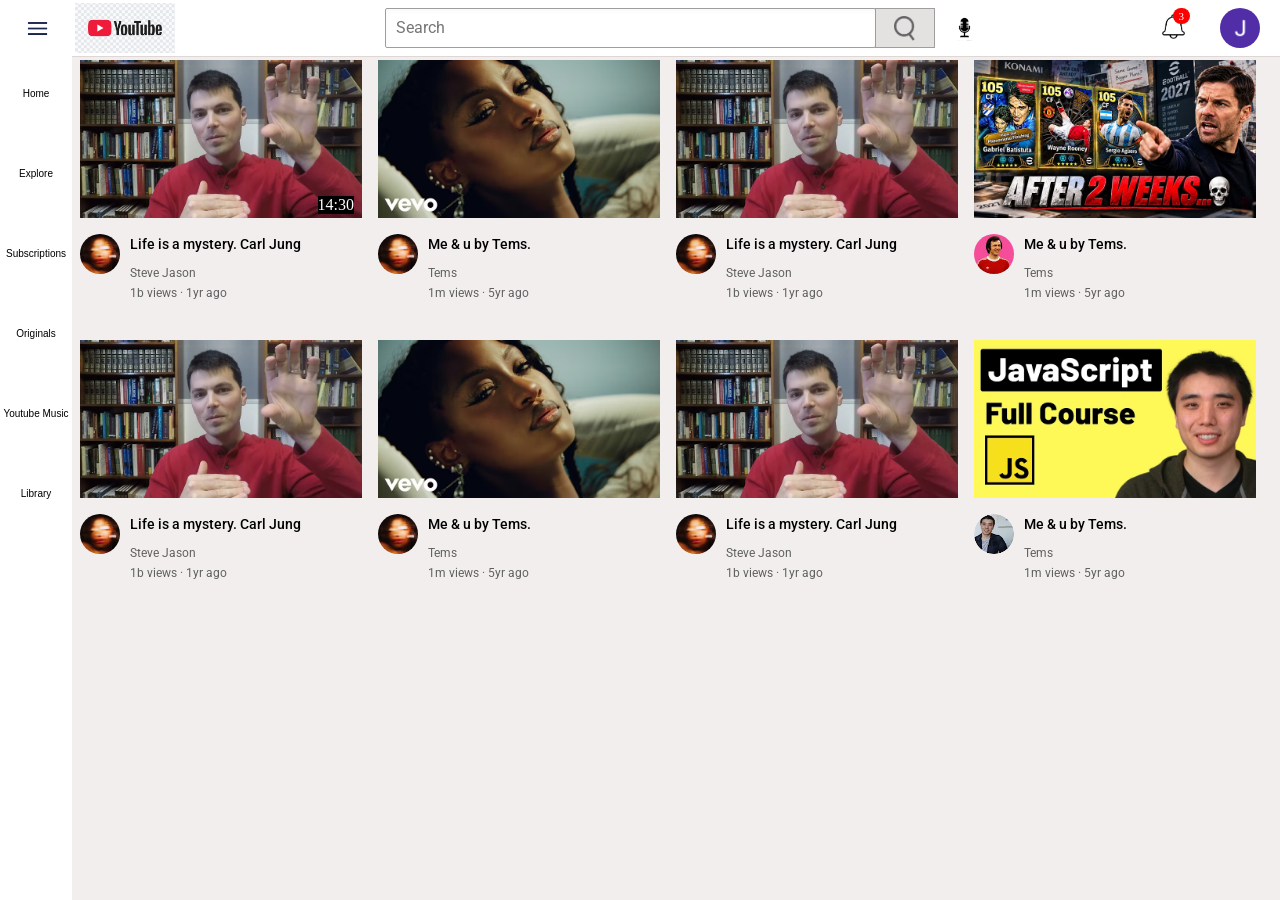
<file: index.html>
<!DOCTYPE html>
<html>
    <head>
        <title>Youtube.com Clone</title> 
        <link rel="stylesheet" href="styles yt/general.css">
         <link rel="stylesheet" href="styles yt/header.css">
          <link rel="stylesheet" href="styles yt/video.css">
           <link rel="stylesheet" href="styles yt/sidebar.css">


        <link rel="preconnect" href="https://fonts.googleapis.com">
<link rel="preconnect" href="https://fonts.gstatic.com" crossorigin>
<link href="https://fonts.googleapis.com/css2?family=Roboto:ital,wght@0,100..900;1,100..900&display=swap" rel="stylesheet">
    </head>
        <body>

            <div class="header">
                <div class="left-section"><img class="hamburger-menu" src="icons yt/download.png">
               <img  class="yt-logo" src="icons yt/youtube-logo-png-svg.webp"> 
            </div>

            <div class="sidebar">
                <div class="sidebar-link">Home</div>
                <div class="sidebar-link">Explore</div>
                <div class="sidebar-link">Subscriptions</div>
                <div class="sidebar-link">Originals</div>
                <div class="sidebar-link">Youtube Music</div>
                <div class="sidebar-link">Library</div>
            </div>
                <div class="middle-section">
                     <input class="search-bar"  type="text"
             placeholder="Search">
             <button class="search-button"><img class="search-icon" src="icons yt/search.png">
            <div class="tooltip">Search</div></button>
              <button class="search-voice"><img class="voice-icon" src="icons yt/download (1).png"></button>
            </div>
                <div class="right-section"> 
                    <div class="notifications-icon-container">
                    <img class="notifications" src="icons yt/download (2).png">
                    <div class="count">3</div>
                </div>
                     <img class="channel-pic" src="icons yt/profile.jpg">

                </div>       
</div>
            
        <div class="video-grid">
           <div class="video-preview">
             <div class="thumbnail-row">
                <img class="thumbnail" 
                src="thumbnails/hq720.webp">
                <div class="video-time">14:30</div>
            </div>

             <div class="video-info-grid"> 
                <div class="channel-picture">
                    <img class="profile-pic" src="thumbnails/channels4_profile.jpg">
                </div>
                <div class="video-info">
                  <p class="video-title">
                Life is a mystery. Carl Jung
            </p>
            <p class="video-author">
                Steve Jason
            </p>
            <p class="video-stats">
                1b views &#183; 1yr ago
            </p>
        </div>
    </div>
</div>

         <div class="video-preview">
            <div class="thumbnail-row">
            <img class="thumbnail"
             src="thumbnails/hq720.avif">
             </div>

             <div class="video-info-grid">
            <div class="channel-picture">
                <img class="profile-pic"
                src="thumbnails/channels4_profile.jpg">
                </div>
                <div class="video-info">
            <p class="video-title">
                Me & u by Tems.
            </p>
            <p class="video-author">
                Tems
            </p>
            <p class="video-stats">
                1m views &#183; 5yr ago
            </p>
        </div>
        </div>
        </div>

           
           <div class="video-preview">
             <div class="thumbnail-row">
                <img class="thumbnail" 
                src="thumbnails/hq720.webp">
            </div>

             <div class="video-info-grid"> 
                <div class="channel-picture">
                    <img class="profile-pic" src="thumbnails/channels4_profile.jpg">
                </div>
                <div class="video-info">
                  <p class="video-title">
                Life is a mystery. Carl Jung
            </p>
            <p class="video-author">
                Steve Jason
            </p>
            <p class="video-stats">
                1b views &#183; 1yr ago
            </p>
        </div>
    </div>
</div>

         <div class="video-preview">
            <div class="thumbnail-row">
            <img class="thumbnail"
             src="thumbnails/hq720 (1).avif">
             </div>

             <div class="video-info-grid">
            <div class="channel-picture">
                <img class="profile-pic"
                src="thumbnails/channels4_profile (1).jpg">
                </div>
                <div class="video-info">
            <p class="video-title">
                Me & u by Tems.
            </p>
            <p class="video-author">
                Tems
            </p>
            <p class="video-stats">
                1m views &#183; 5yr ago
            </p>
        </div>
        </div>
        </div>
           
           <div class="video-preview">
             <div class="thumbnail-row">
                <img class="thumbnail" 
                src="thumbnails/hq720.webp">
            </div>

             <div class="video-info-grid"> 
                <div class="channel-picture">
                    <img class="profile-pic" src="thumbnails/channels4_profile.jpg">
                </div>
                <div class="video-info">
                  <p class="video-title">
                Life is a mystery. Carl Jung
            </p>
            <p class="video-author">
                Steve Jason
            </p>
            <p class="video-stats">
                1b views &#183; 1yr ago
            </p>
        </div>
    </div>
</div>

         <div class="video-preview">
            <div class="thumbnail-row">
            <img class="thumbnail"
             src="thumbnails/hq720.avif">
             </div>

             <div class="video-info-grid">
            <div class="channel-picture">
                <img class="profile-pic"
                src="thumbnails/channels4_profile.jpg">
                </div>
                <div class="video-info">
            <p class="video-title">
                Me & u by Tems.
            </p>
            <p class="video-author">
                Tems
            </p>
            <p class="video-stats">
                1m views &#183; 5yr ago
            </p>
        </div>
        </div>
        </div>

           
           <div class="video-preview">
             <div class="thumbnail-row">
                <img class="thumbnail" 
                src="thumbnails/hq720.webp">
            </div>

             <div class="video-info-grid"> 
                <div class="channel-picture">
                    <img class="profile-pic" src="thumbnails/channels4_profile.jpg">
                </div>
                <div class="video-info">
                  <p class="video-title">
                Life is a mystery. Carl Jung
            </p>
            <p class="video-author">
                Steve Jason
            </p>
            <p class="video-stats">
                1b views &#183; 1yr ago
            </p>
        </div>
    </div>
</div>

         <div class="video-preview">
            <div class="thumbnail-row">
            <img class="thumbnail"
             src="thumbnails/hq721.avif">
             </div>

             <div class="video-info-grid">
            <div class="channel-picture">
                <img class="profile-pic"
                src="thumbnails/html.jpg">
                </div>
                <div class="video-info">
            <p class="video-title">
                Me & u by Tems.
            </p>
            <p class="video-author">
                Tems
            </p>
            <p class="video-stats">
                1m views &#183; 5yr ago
            </p>
        </div>
        </div>
        </div>
        
    </div>
        </body>
</html>
</file>
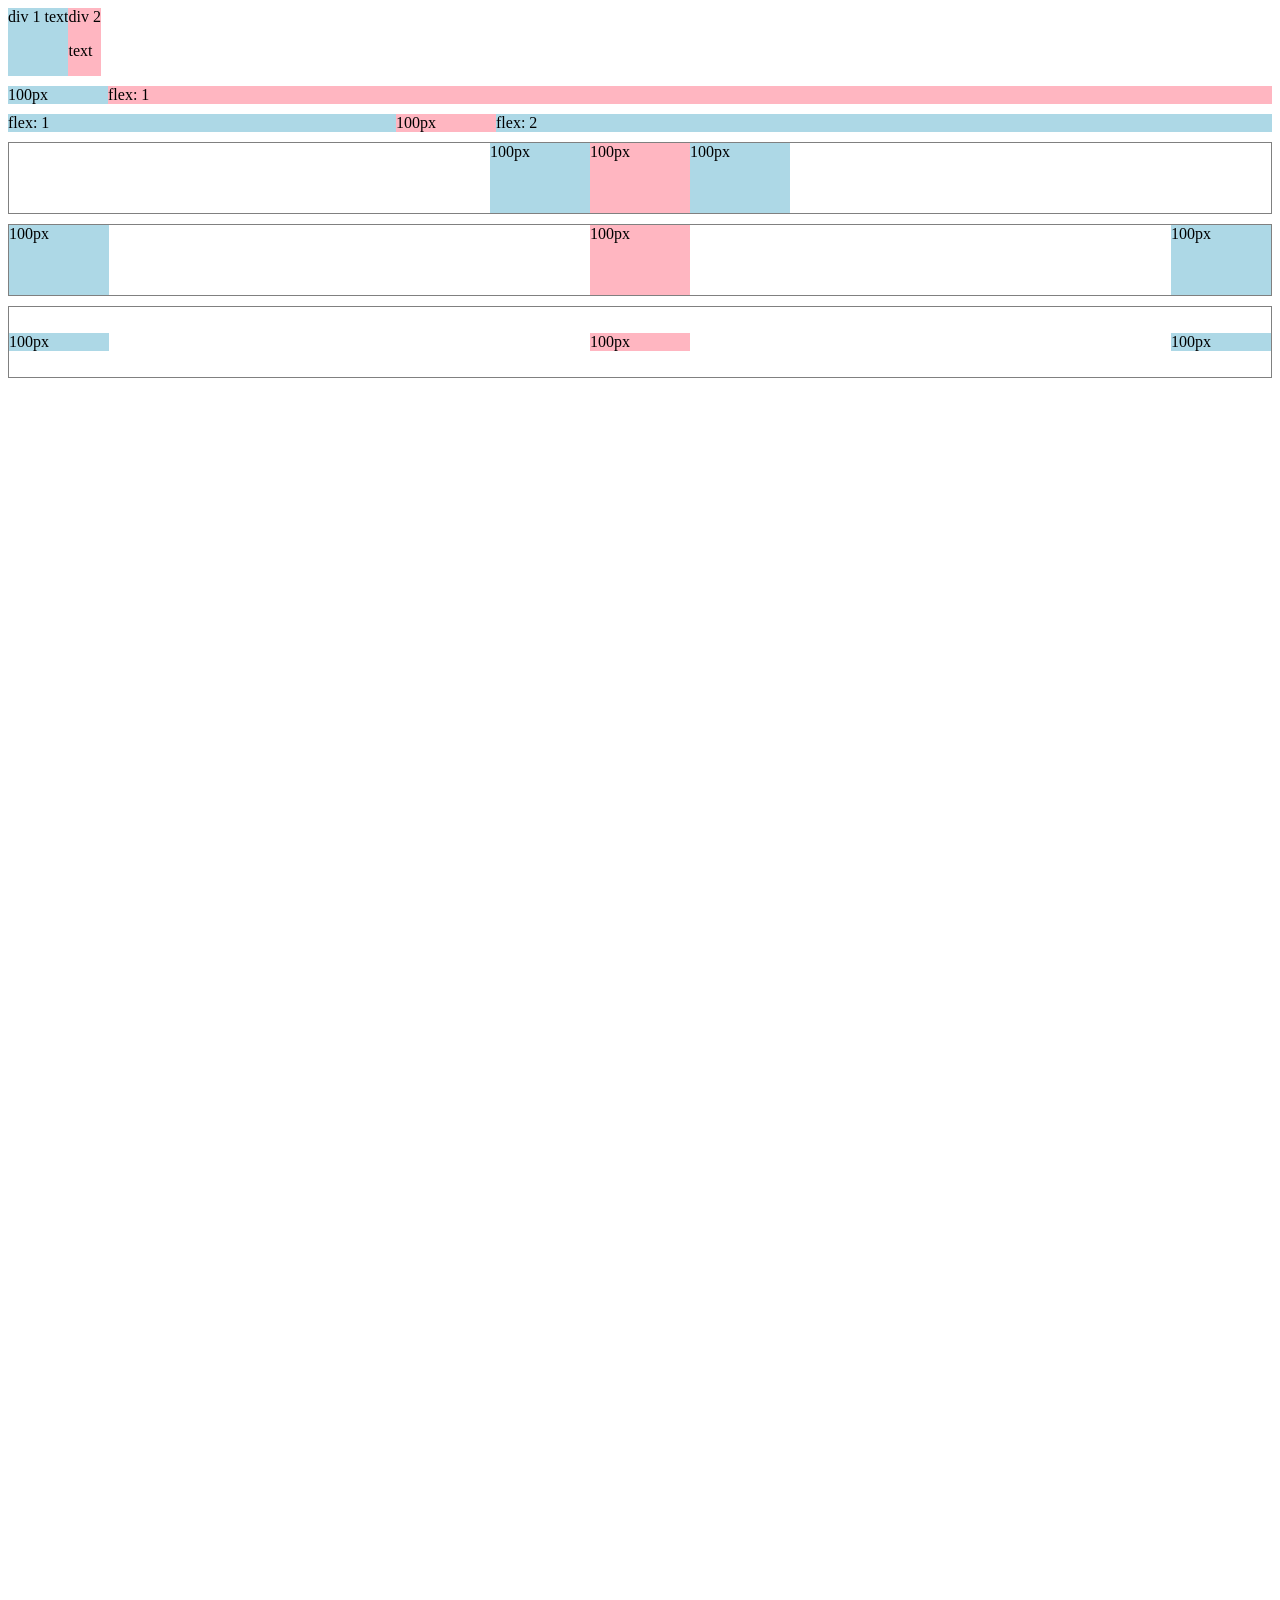
<file: flexbox.html>
<!DOCTYPE html>
<html>
    <head>
        <title> Flexbox practice</title>
    </head>
    <body style="padding-bottom: 2000px;">
        <div style="display: flex;
        flex-direction: row;">
            <div style="background-color: lightblue;">div 1 text</div>
          <div style="background-color:lightpink">div 2<p>text</p></div>
        </div>

         <div style="display: flex;
        flex-direction: row;
        margin-top: 10px;">
            <div style="background-color: lightblue;
            width: 100px;">100px</div>

          <div style="background-color:lightpink;
          flex: 1;">
          flex: 1
          </div>
          </div>

          
         <div style="display: flex;
        flex-direction: row;
        margin-top: 10px;">
        
          <div style="background-color:lightblue;
          flex: 1;">
          flex: 1
          </div>
            <div style="background-color: lightpink;
            width: 100px;">100px</div>

           <div style="background-color: lightblue;
            flex: 2;">flex: 2</div>

          </div>
        </div>

           <div style="display: flex;
        flex-direction: row;
        margin-top: 10px;
        height: 70px;
        border-color: gray;
        border-width: 1px;
        border-style: solid;
        justify-content: center;">
        
          <div style="background-color:lightblue;
          width: 100px;">
          100px
          </div>
            <div style="background-color: lightpink;
            width: 100px;">100px</div>

           <div style="background-color: lightblue;
            width: 100px;">100px</div>

        </div>

             <div style="display: flex;
        flex-direction: row;
        margin-top: 10px;
        height: 70px;
        border-color: gray;
        border-width: 1px;
        border-style: solid;
        justify-content: space-between;">
        
          <div style="background-color:lightblue;
          width: 100px;">
          100px
          </div>
            <div style="background-color: lightpink;
            width: 100px;">100px</div>

           <div style="background-color: lightblue;
            width: 100px;">100px</div>

             </div>

     <div style="display: flex;
        flex-direction: row;
        margin-top: 10px;
        height: 70px;
        border-color: gray;
        border-width: 1px;
        border-style: solid;
        justify-content: space-between;
        align-items: center;">
        
          <div style="background-color:lightblue;
          width: 100px;">
          100px
          </div>
            <div style="background-color: lightpink;
            width: 100px;">100px</div>

           <div style="background-color: lightblue;
            width: 100px;">100px</div>
            
             </div>


     </body>
     </html>
</file>
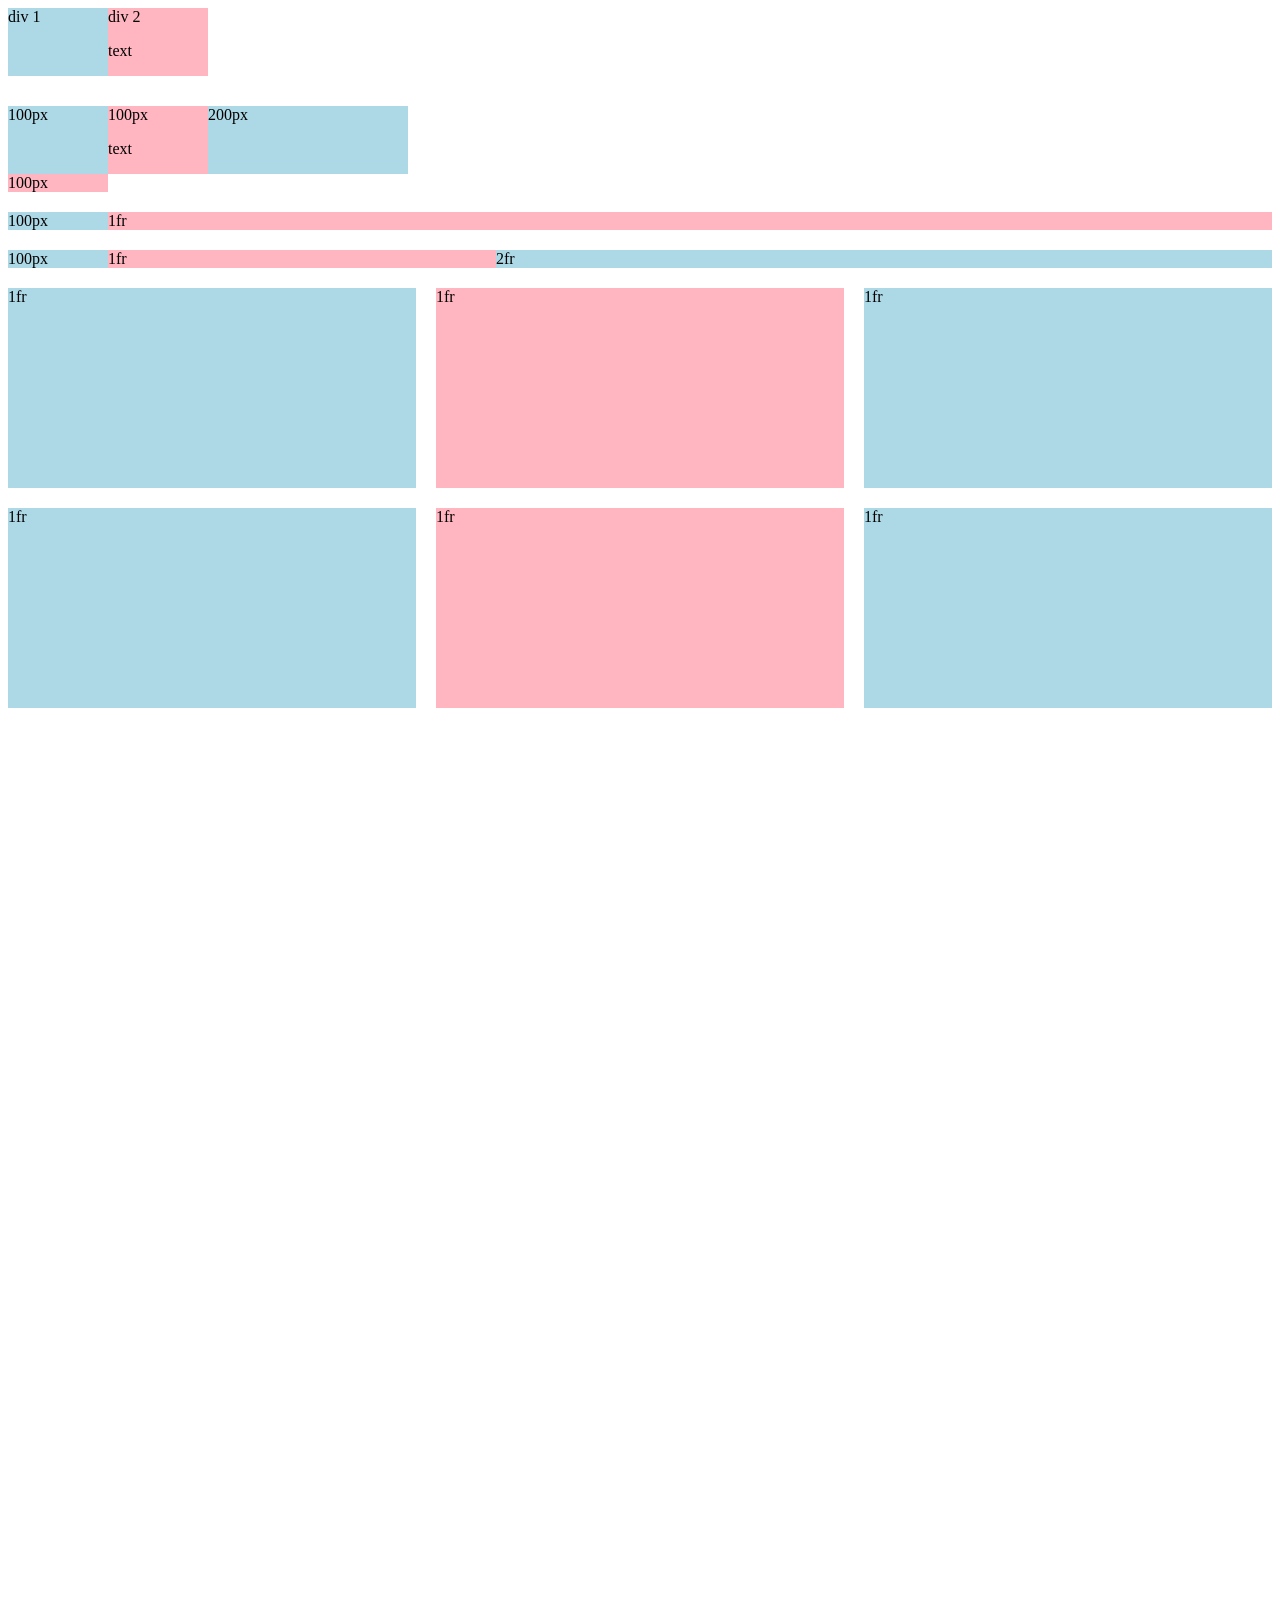
<file: grid.html>
<!DOCTYPE html>
<html>
    <head>
        <title>Grid Practice</title>
    </head>
    <body style="padding-bottom: 1000px;">

        <div style="display: grid;
        grid-template-columns: 100px 100px;"
        >
        <div style="background-color: lightblue;">div 1</div>
         <div style="background-color: lightpink;">div 2<p>text</p></div>
    </div>

    <div style="display: grid;
    margin-top: 30px;
        grid-template-columns: 100px 100px 200px;"
        >
        <div style="background-color: lightblue;">
                100px
        </div>

         <div style="background-color: lightpink;">100px<p>text</p>
         </div>

          <div style="background-color: lightblue;">200px
          </div>

           <div style="background-color: lightpink;"
        >100px
        </div>
        </div>

        <div style="display: grid;
        grid-template-columns: 100px 1fr;
        margin-top: 20px;
        ">

         <div style="background-color: lightblue; ">
                100px
         </div>

          <div style="background-color: lightpink;">1fr
          </div>
    </div>

    <div style="display: grid;
    grid-template-columns: 100px 1fr 2fr;
    margin-top: 20px;">
    <div style="background-color: lightblue;">100px</div>
     <div style="background-color: lightpink;">1fr</div>
 <div style="background-color: lightblue;">2fr</div>

</div>

 <div style="display: grid;
  margin-top: 20px;
 grid-template-columns: 1fr 1fr 1fr;
 column-gap: 20px;
 row-gap: 20px;">
 <div style="background-color: lightblue;
 height: 200px;">1fr</div>
<div style="background-color: lightpink;
height: 200px;">1fr</div>
<div style="background-color: lightblue;
height: 200px;">1fr</div>
<div style="background-color: lightblue;
 height: 200px;">1fr</div>
<div style="background-color: lightpink;
height: 200px;">1fr</div>
<div style="background-color: lightblue;
height: 200px;">1fr</div>

</div>
    </body>
</html>
</file>
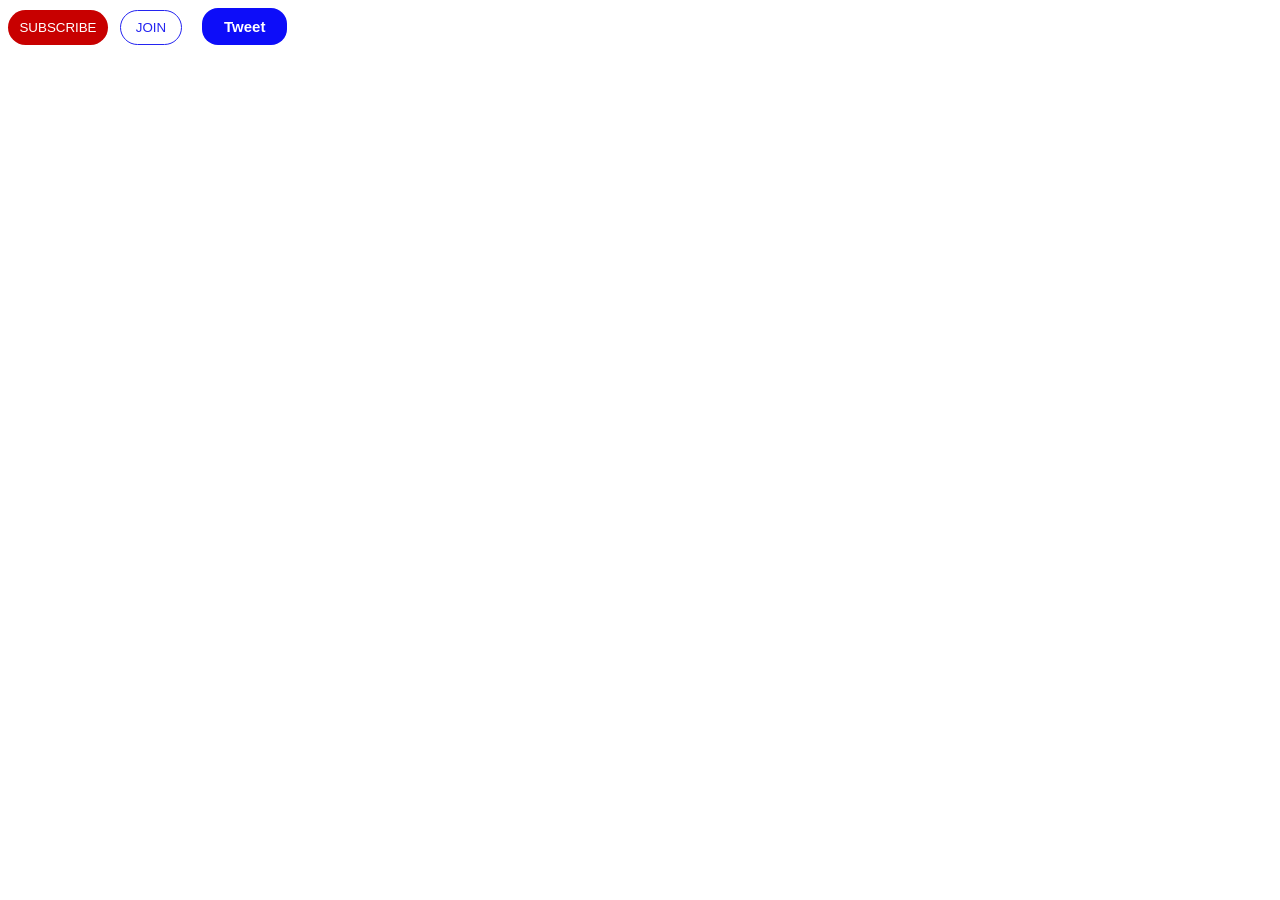
<file: learn.html>
<!DOCTYPE html>
<html>
    <head>
        <title>Button practice</title>
        <link rel="stylesheet" href="learn.css">
    </head>
</style>
<body>
<button class="subscribe-button">
    SUBSCRIBE</button>
<button class="join-button">
    JOIN</button>
    <button class="tweet-button">
        Tweet</button>
        </body>
        </html>
</file>
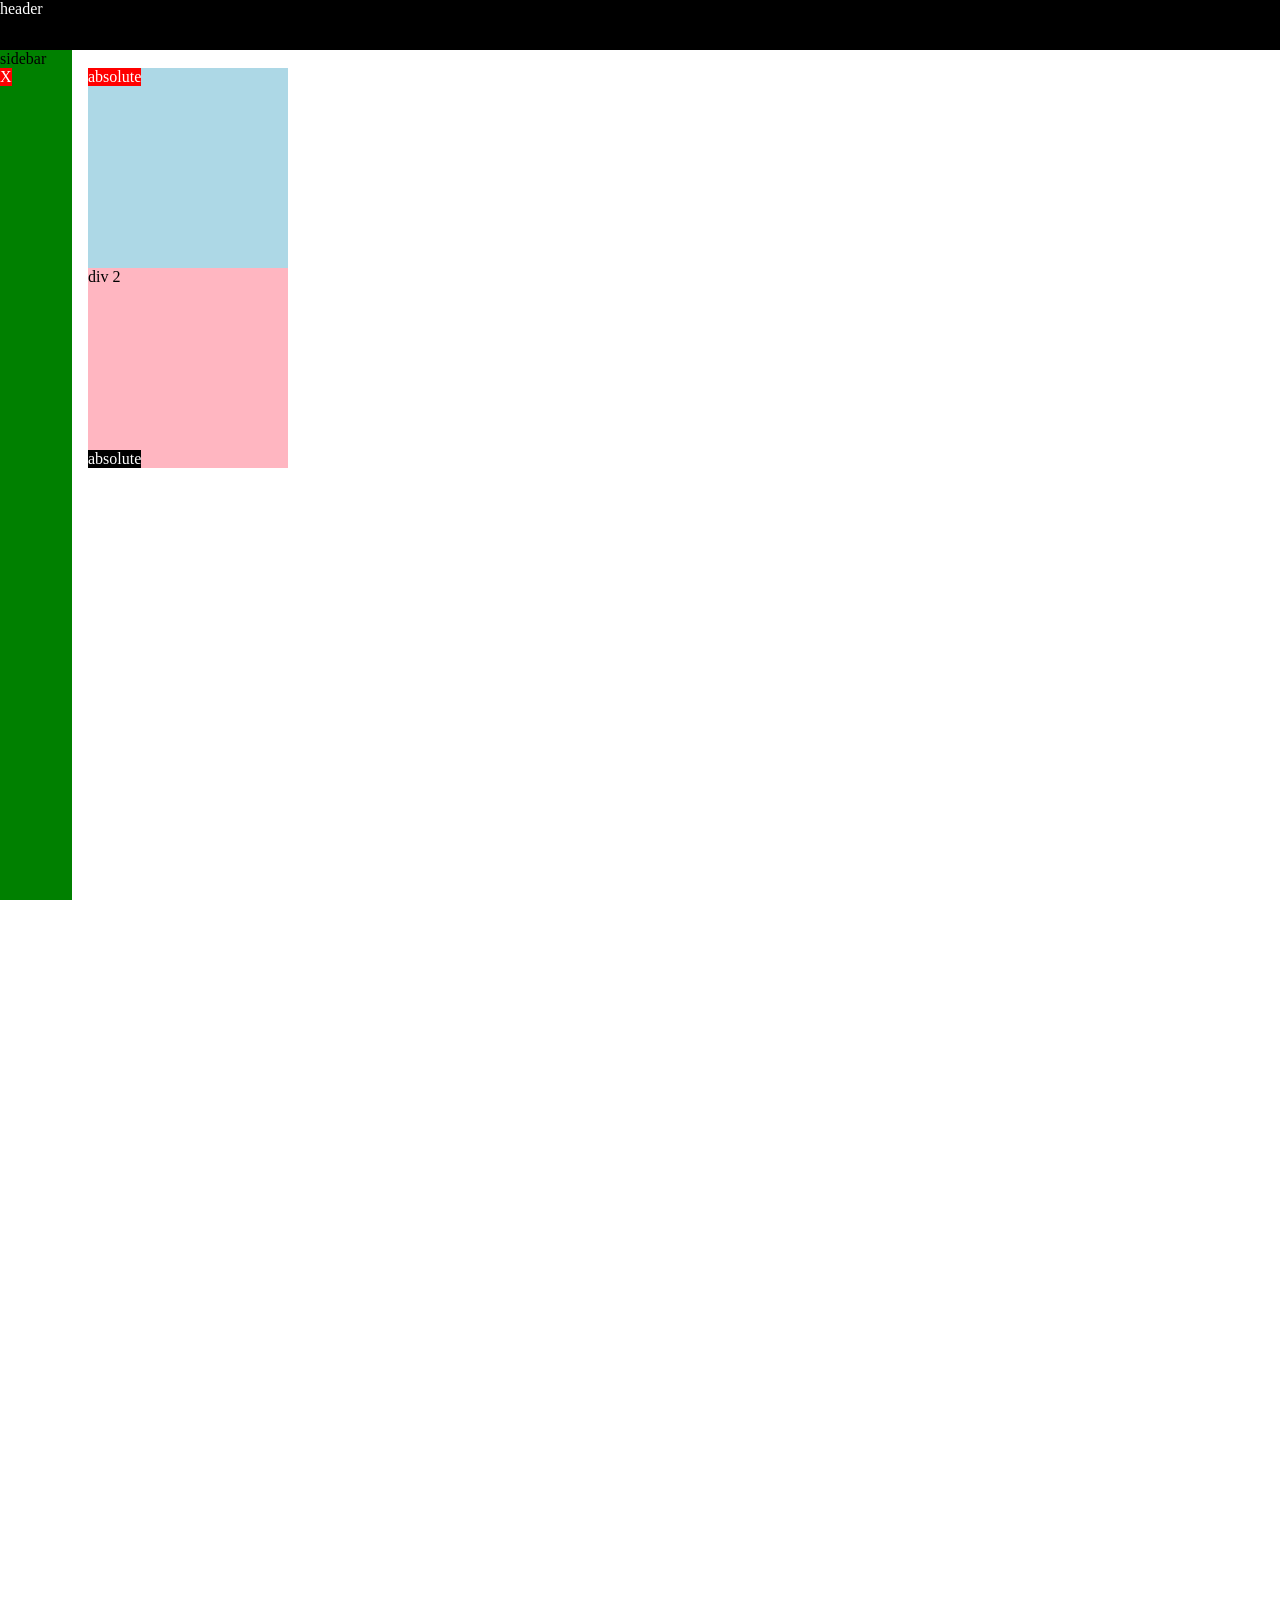
<file: position.html>
<!DOCTYPE html>
<html >
<head>
    <title>Document position</title>
</head>
<body style="height:5000px;
padding-top: 60px;
padding-left: 80px;">
<div style="background-color: black;
color: white;
 position: fixed;
 top: 0px;
 left: 0px;
 right:0px;
 height: 50px;
 z-index: 1;">header</div>

 <div style="position: fixed;
 background-color: green;
 top:50px;
 left:0px;
 bottom:0px;
 width: 72px;">sidebar
 <div style="background-color: red;
 color: white;
 position: absolute;">
 X
</div></div>

 <div style="background-color: red;
 color: white;
 position: absolute;">
 absolute
 
</div>

  <div style="background-color: lightblue;
  width: 200px;
  height: 200px;

 ">div 1</div>
   <div style="background-color: lightpink;
  width: 200px;
  height: 200px;
  position: relative;">div 2
  <div style="background-color: black;
 color: white;
 position: absolute;
 bottom: 0;">
 absolute
</div></div>
</body>
</html>
</file>
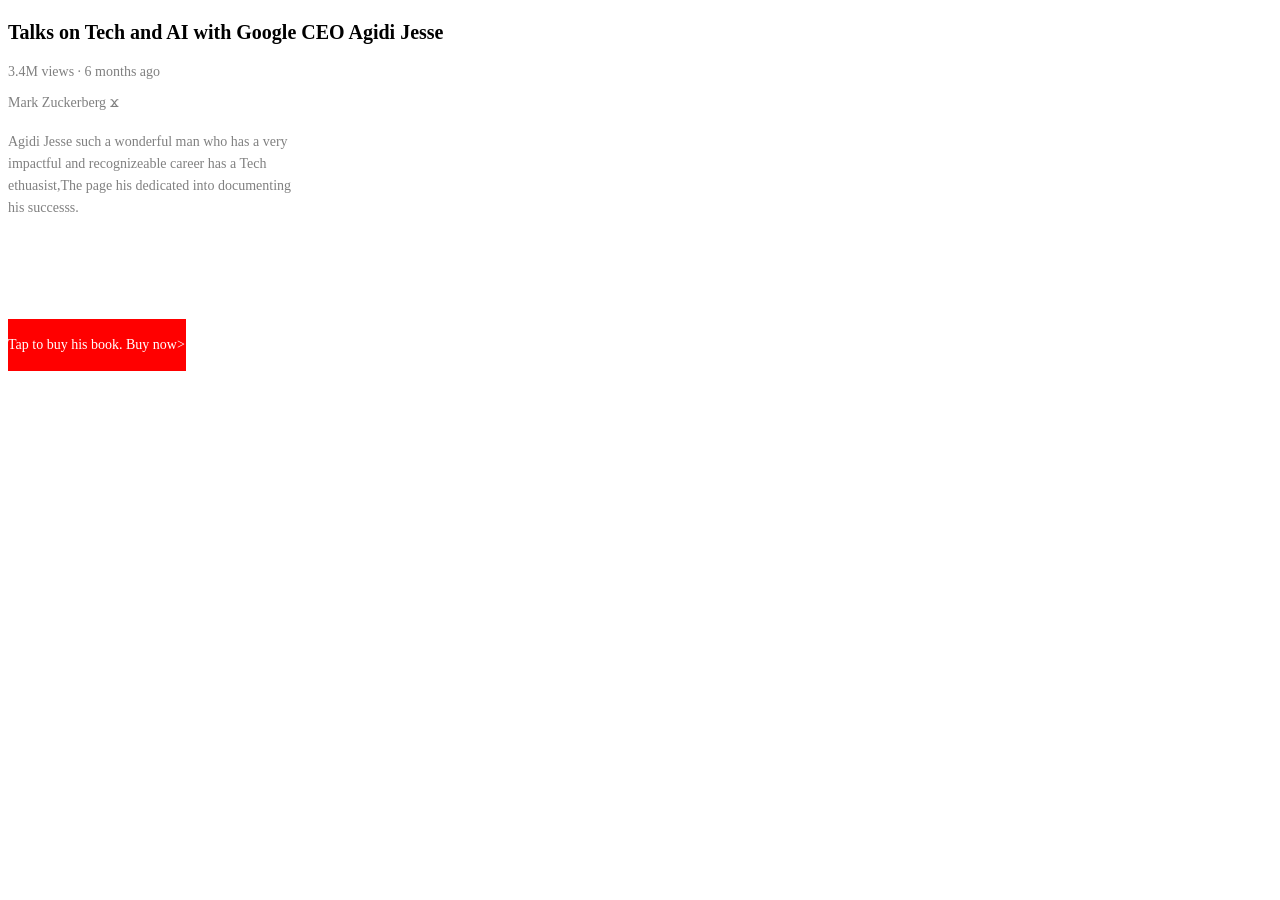
<file: text.html>
<!DOCTYPE html>
<html>
    <head>
        <title> Text practice</title>
        <link rel="stylesheet" href="text.css">
    </head>
    <body>
        <p class="video-title">
    Talks on Tech and AI with Google CEO Agidi Jesse
</p> 
<p class="video-stats">
    3.4M views &#183; 6 months ago 
</p>
<p class="video-author">
    Mark Zuckerberg &#1003;
</p>
<p class="video-description">
Agidi Jesse such a wonderful man who has a very impactful and recognizeable career 
has a Tech ethuasist,The page his dedicated into documenting his successs.
</p>

<p class="apple-text">
    Tap to buy his book. <span class="shop-link">Buy now&#62;</span>
</p>

    </body>
</html>
</file>
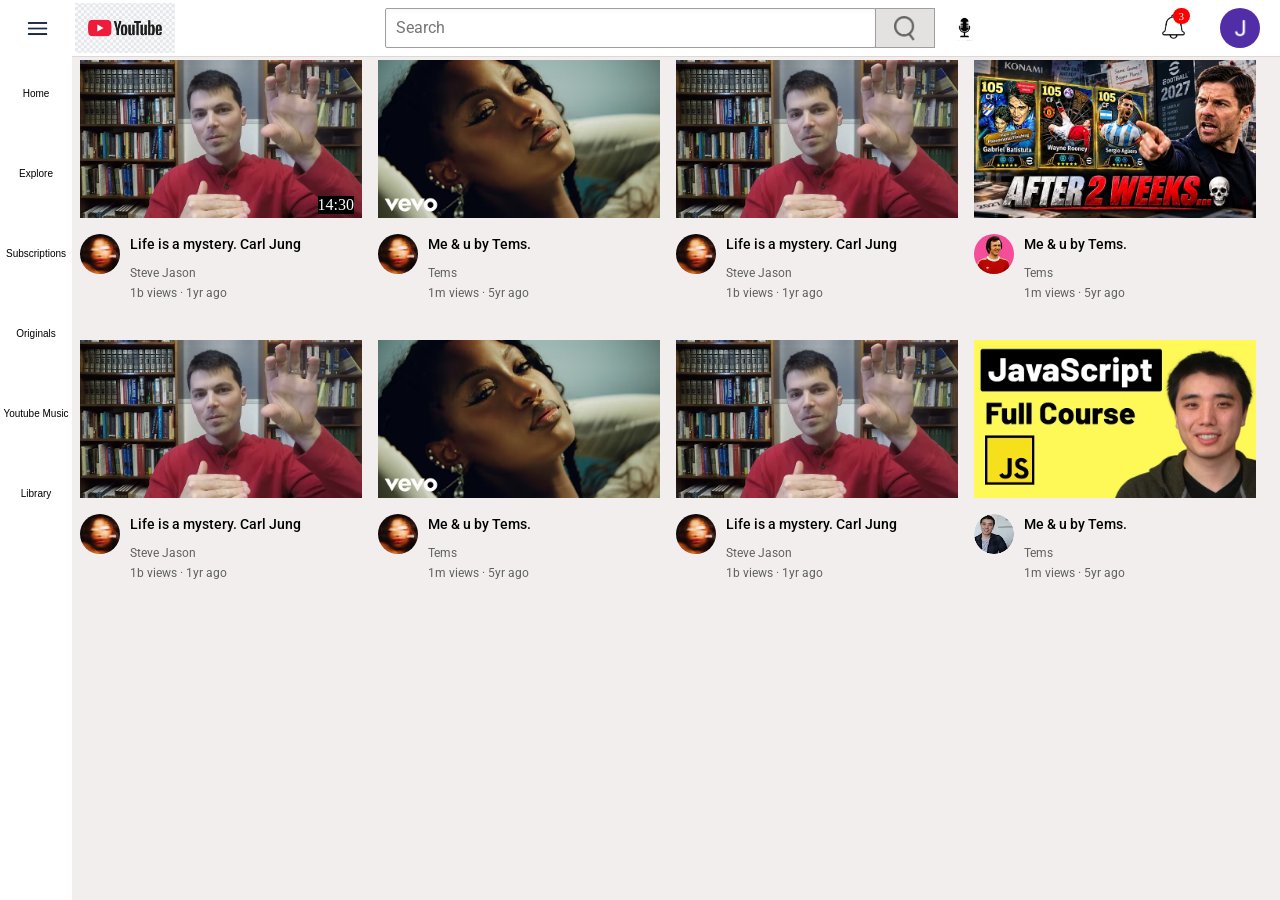
<file: youtube.html>
<!DOCTYPE html>
<html>
    <head>
        <title>Youtube.com Clone</title> 
        <link rel="stylesheet" href="styles yt/general.css">
         <link rel="stylesheet" href="styles yt/header.css">
          <link rel="stylesheet" href="styles yt/video.css">
           <link rel="stylesheet" href="styles yt/sidebar.css">


        <link rel="preconnect" href="https://fonts.googleapis.com">
<link rel="preconnect" href="https://fonts.gstatic.com" crossorigin>
<link href="https://fonts.googleapis.com/css2?family=Roboto:ital,wght@0,100..900;1,100..900&display=swap" rel="stylesheet">
    </head>
        <body>

            <div class="header">
                <div class="left-section"><img class="hamburger-menu" src="icons yt/download.png">
               <img  class="yt-logo" src="icons yt/youtube-logo-png-svg.webp"> 
            </div>

            <div class="sidebar">
                <div class="sidebar-link">Home</div>
                <div class="sidebar-link">Explore</div>
                <div class="sidebar-link">Subscriptions</div>
                <div class="sidebar-link">Originals</div>
                <div class="sidebar-link">Youtube Music</div>
                <div class="sidebar-link">Library</div>
            </div>
                <div class="middle-section">
                     <input class="search-bar"  type="text"
             placeholder="Search">
             <button class="search-button"><img class="search-icon" src="icons yt/search.png">
            <div class="tooltip">Search</div></button>
              <button class="search-voice"><img class="voice-icon" src="icons yt/download (1).png"></button>
            </div>
                <div class="right-section"> 
                    <div class="notifications-icon-container">
                    <img class="notifications" src="icons yt/download (2).png">
                    <div class="count">3</div>
                </div>
                     <img class="channel-pic" src="icons yt/profile.jpg">

                </div>       
</div>
            
        <div class="video-grid">
           <div class="video-preview">
             <div class="thumbnail-row">
                <img class="thumbnail" 
                src="thumbnails/hq720.webp">
                <div class="video-time">14:30</div>
            </div>

             <div class="video-info-grid"> 
                <div class="channel-picture">
                    <img class="profile-pic" src="thumbnails/channels4_profile.jpg">
                </div>
                <div class="video-info">
                  <p class="video-title">
                Life is a mystery. Carl Jung
            </p>
            <p class="video-author">
                Steve Jason
            </p>
            <p class="video-stats">
                1b views &#183; 1yr ago
            </p>
        </div>
    </div>
</div>

         <div class="video-preview">
            <div class="thumbnail-row">
            <img class="thumbnail"
             src="thumbnails/hq720.avif">
             </div>

             <div class="video-info-grid">
            <div class="channel-picture">
                <img class="profile-pic"
                src="thumbnails/channels4_profile.jpg">
                </div>
                <div class="video-info">
            <p class="video-title">
                Me & u by Tems.
            </p>
            <p class="video-author">
                Tems
            </p>
            <p class="video-stats">
                1m views &#183; 5yr ago
            </p>
        </div>
        </div>
        </div>

           
           <div class="video-preview">
             <div class="thumbnail-row">
                <img class="thumbnail" 
                src="thumbnails/hq720.webp">
            </div>

             <div class="video-info-grid"> 
                <div class="channel-picture">
                    <img class="profile-pic" src="thumbnails/channels4_profile.jpg">
                </div>
                <div class="video-info">
                  <p class="video-title">
                Life is a mystery. Carl Jung
            </p>
            <p class="video-author">
                Steve Jason
            </p>
            <p class="video-stats">
                1b views &#183; 1yr ago
            </p>
        </div>
    </div>
</div>

         <div class="video-preview">
            <div class="thumbnail-row">
            <img class="thumbnail"
             src="thumbnails/hq720 (1).avif">
             </div>

             <div class="video-info-grid">
            <div class="channel-picture">
                <img class="profile-pic"
                src="thumbnails/channels4_profile (1).jpg">
                </div>
                <div class="video-info">
            <p class="video-title">
                Me & u by Tems.
            </p>
            <p class="video-author">
                Tems
            </p>
            <p class="video-stats">
                1m views &#183; 5yr ago
            </p>
        </div>
        </div>
        </div>
           
           <div class="video-preview">
             <div class="thumbnail-row">
                <img class="thumbnail" 
                src="thumbnails/hq720.webp">
            </div>

             <div class="video-info-grid"> 
                <div class="channel-picture">
                    <img class="profile-pic" src="thumbnails/channels4_profile.jpg">
                </div>
                <div class="video-info">
                  <p class="video-title">
                Life is a mystery. Carl Jung
            </p>
            <p class="video-author">
                Steve Jason
            </p>
            <p class="video-stats">
                1b views &#183; 1yr ago
            </p>
        </div>
    </div>
</div>

         <div class="video-preview">
            <div class="thumbnail-row">
            <img class="thumbnail"
             src="thumbnails/hq720.avif">
             </div>

             <div class="video-info-grid">
            <div class="channel-picture">
                <img class="profile-pic"
                src="thumbnails/channels4_profile.jpg">
                </div>
                <div class="video-info">
            <p class="video-title">
                Me & u by Tems.
            </p>
            <p class="video-author">
                Tems
            </p>
            <p class="video-stats">
                1m views &#183; 5yr ago
            </p>
        </div>
        </div>
        </div>

           
           <div class="video-preview">
             <div class="thumbnail-row">
                <img class="thumbnail" 
                src="thumbnails/hq720.webp">
            </div>

             <div class="video-info-grid"> 
                <div class="channel-picture">
                    <img class="profile-pic" src="thumbnails/channels4_profile.jpg">
                </div>
                <div class="video-info">
                  <p class="video-title">
                Life is a mystery. Carl Jung
            </p>
            <p class="video-author">
                Steve Jason
            </p>
            <p class="video-stats">
                1b views &#183; 1yr ago
            </p>
        </div>
    </div>
</div>

         <div class="video-preview">
            <div class="thumbnail-row">
            <img class="thumbnail"
             src="thumbnails/hq721.avif">
             </div>

             <div class="video-info-grid">
            <div class="channel-picture">
                <img class="profile-pic"
                src="thumbnails/html.jpg">
                </div>
                <div class="video-info">
            <p class="video-title">
                Me & u by Tems.
            </p>
            <p class="video-author">
                Tems
            </p>
            <p class="video-stats">
                1m views &#183; 5yr ago
            </p>
        </div>
        </div>
        </div>
        
    </div>
        </body>
</html>
</file>
<file: styles yt/general.css>
body{
    margin: 0;
    padding-top: 60px;
     padding-left: 80px;
     padding-right: 24px;
     background-color: rgb(242, 238, 238);
}
   p{
      font-family: Roboto,Arial;
    margin-top: 0;
    margin-bottom: 0;
 }
</file>
<file: styles yt/header.css>
.header{
    height: 56px;
    display: flex;
    flex-direction: row;
    justify-content: space-between;
    position: fixed;
    top: 0px;
    left: 0px;
    right:0px;
    background-color: white;
    border-bottom-width:1px;
    border-bottom-style: solid;
    border-bottom-color:rgb(223, 214, 214);

}
.left-section{
    align-items: center;
    display: flex;
}
.hamburger-menu{
    height: 25px;
    margin-right: 24px;
     margin-left: 24px;
}
.yt-logo{
    height: 50px;
    width: 100px;
    object-fit: cover;
    
}

.middle-section{
    flex: 1;
    margin-left: 70px;
    margin-right: 35px;
    max-width: 600px;
    display: flex;
    align-items: center;
}
.search-bar{
    flex: 1;
    border-radius:2px ;
    height: 36px;
    font-size: 16px;
    padding-left: 10px;
    border-style:solid ;
    border-width: 1px;
    border-color: rgb(160, 157, 157);
    box-shadow: inset 1px 2px 5px rgb(0, 0, 0,0.03);
    width: 0;
}
.search-bar::placeholder{
    font-family: roboto,arial;
    font-size: 16px;
}
.search-button{
    height: 40px;
    width: 60px;
    background-color:  rgb(228, 225, 225);
    border-color: rgb(160, 157, 157);
    border-style: solid;
    border-width: 1px;
    margin-left: -1px;
    margin-right: 10px;
     
    position: relative;
}

.search-button .tooltip{
    position: absolute;
    background-color: gray;
    color: white;
    padding-top: 4px;
    padding-bottom: 4px;
    padding-left: 8px;
    padding-right: 8px;
    border-radius: 2px;
    font-size: 12px;
    bottom: -30px;
    opacity: 0;
    transition: opacity 0.2s;
    pointer-events: none;
}
.search-button:hover .tooltip{
    opacity: 7;
}
.search-voice{
     height: 40px;
    width: 40px;
    border-radius: 20px;
    border: none;
    background-color: white;
}
.search-icon{
    height: 25px;
    margin-top: 4px;
}
.voice-icon{
     height: 25px;
    margin-top: 4px;
}
.right-section{
    width: 100px;
    display: flex;
    align-items: center;
    justify-content: space-between;
    margin-right: 20px;
    flex-shrink: 0;
}
.notifications{
    height: 25px;
    position: relative;
}
.count{
    position: absolute;
    top: 8px;
    right: 90px;
    background-color: red;
    color: white;
    border-radius: 10px;
    padding-left: 6px;
    padding-bottom: 2px;
    padding-right: 6px;
    padding-top: 2px;
    font-size: 11px;

}
.channel-pic{
    height: 40px;
    border-radius: 20px;

}
</file>
<file: styles yt/video.css>
.thumbnail{
                width: 100%;
            }
            .video-title{
                margin-top: 0;
                font-size: 14px;
                font-weight: 500;
                line-height: 20px;
                margin-bottom: 12px;
            }
            .video-author{
                font-size: 12px;
                color: rgb(96,96,96);
                margin-bottom: 6px;
            }
            .video-stats{
                font-size: 12px;
                color:  rgb(96,96,96);
            }
            .video-info-grid{
                display: grid;
                grid-template-columns: 50px 1fr;
            }
            .profile-pic{
                width: 40px;
                border-radius: 50px;
            }
            .thumbnail-row{
                margin-bottom: 12px;
                position: relative;
            }
            .video-grid{
                display: grid;
                grid-template-columns: 1fr 1fr 1fr ;
                column-gap: 16px;
                row-gap: 40px;
            }
            @media (max-width:750px){
                .video-grid{
                    grid-template-columns: 1fr 1fr;
                }
            }
             @media(min-width:751px)and(max-width:999px){
                .video-grid{
                    grid-template-columns: 1fr1fr1fr;
                }
             }
            @media(min-width:1000px){
                .video-grid{
                    grid-template-columns: 1fr 1fr 1fr 1fr;
                }
            }
            .video-time{
                background-color: black;
                color: white;
                position: absolute;
                bottom: 8px;
                right: 8px;
            }
</file>
<file: styles yt/sidebar.css>
.sidebar{
    position: fixed;
    left: 0px;
    bottom: 0px;
    top:55px;
    background-color: white;
    width: 72px;
}
.sidebar-link{
    height: 76px;
    display: flex;
    justify-content: center;
    align-items: center;
    font-family: arial;
    font-size: 10px;
    margin-bottom: 4px;
    z-index: 200;
    cursor: pointer;
}
.sidebar-link:hover{
    background-color: lightgray;
}
</file>
<file: learn.css>
.subscribe-button{
        background-color: rgb(200, 0, 0);
        color: white;
        border: none;
        height: 35px;
        width: 100px;
        border-radius: 20px;
        cursor: pointer;
        margin-right: 8px;
        transition: opacity 0.25s;
    }
    .subscribe-button:hover{
        opacity: 0.8;
    }
    .subscribe-button:active{
        opacity: 0.5;
    }
    .join-button{
        background-color: white;
        border-color: rgb(36, 36, 241);
        border-style: solid;
        border-width: 1px;
        color: rgb(36, 36, 241);
        height: 35px;
        width: 62px;
        border-radius: 20px;
        cursor: pointer;
        margin-right: 8px;
        transition: background-color 1s,
        color 1s;
    }
    .join-button:hover{
        background-color:rgb(36, 36, 241) ;
        color: white;
    }
    .join-button:active{
        opacity: 0.7;
    }
    .tweet-button{
        background-color: rgb(13, 13, 249);
        color: white;
        border: none;
        padding-top: 10px;
        padding-bottom: 10px;
        padding-left: 22px;
        padding-right: 22px;
        border-radius: 16px;
        font-weight: bold;
        font-size: 15px;
        cursor: pointer;
        margin-left: 8px;
        transition: box-shadow 0.25s;
    }
    .tweet-button:hover{
         box-shadow: 5px 5px 5px rgba(0,0,0,0.4);
    }
    .tweet-button:active{
        opacity: 0.6;
    }
</file>
<file: text.css>
.p{
        font-family: Arial;
        margin-top: 0;
        margin-bottom: 0;
    }
.video-title {
    font-size: 20px;
    font-weight: bold;
    font-width: 300px;
    line-height: 24px;
    margin-bottom: 5px;
}
.video-stats{
    font-size: 14px;
    color: gray;
    margin-top: 20px;
}
    .video-author{
        font-size: 14px;
        color: grey;
        margin-bottom: 20px;
    }
    .video-description{
        font-size: 14px;
        color: gray;
        width: 300px;
        line-height: 22px;
        margin-bottom: 100px;
    }
    .apple-text{
        font-size: 14px;
        background-color: red;
        color: white;
        padding-top: 18px;
        padding-bottom: 18px;
        padding-right: 1px;
        width: fit-content;

    }
    .shop-link{
        cursor: pointer;
    }
    .shop-link:hover{
        text-decoration: underline;
    }
</file>
